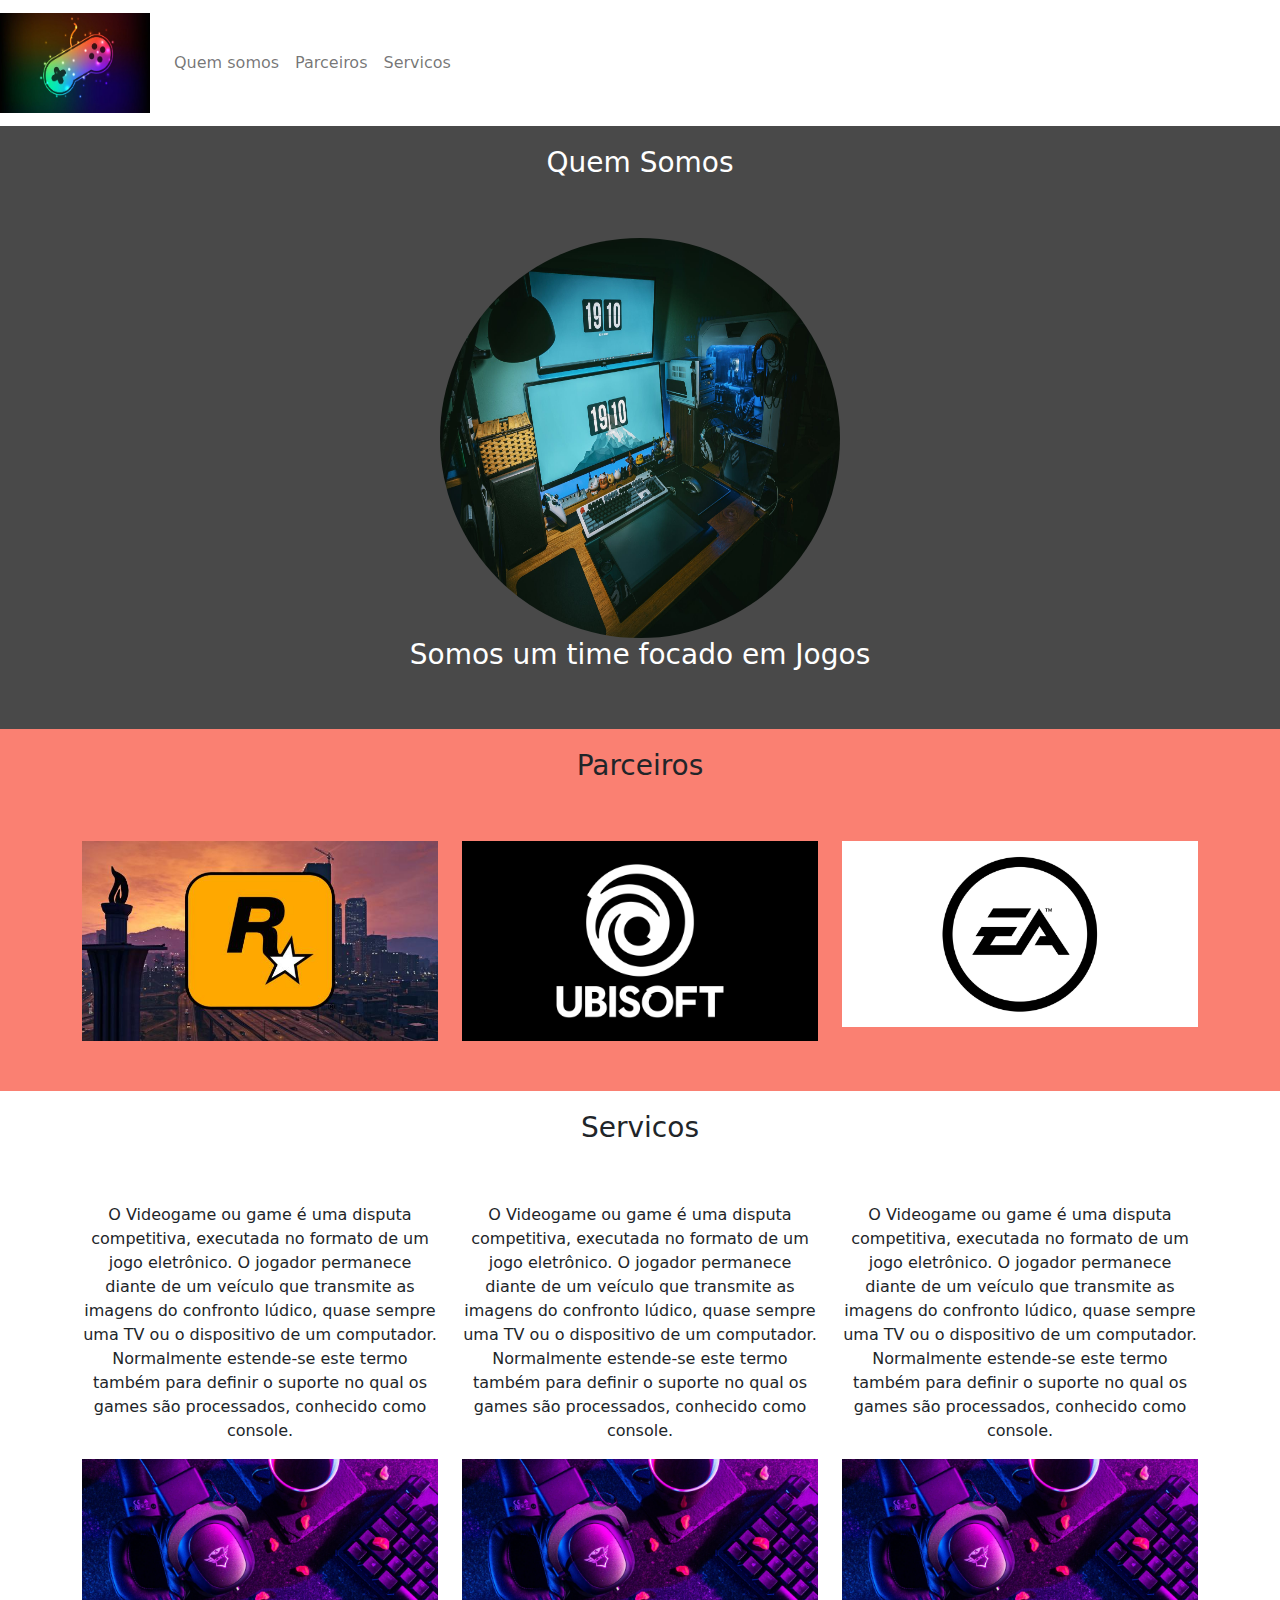
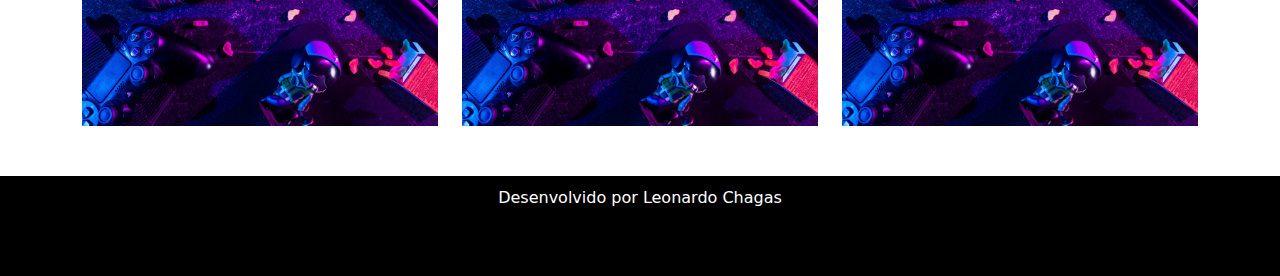
<file: Aula-Bootstrap/index.html>
<!DOCTYPE html>
<html lang="pt-br">
<head>
    <meta charset="UTF-8">
    <title>Minha Página</title>
    <link rel="stylesheet" type="text/css" href="bootstrap/css/bootstrap.min.css">
    <link rel="stylesheet" type="text/css" href="css/style.css">
</head>
<body>
    <nav class="navbar navbar-expand-lg navbar-light">
        <a class="navbar-brand" href="#"> 
            <img src="img/global-logo.jpeg" width="150" height="100" >
        </a>
        <div class="collapse navbar-collapse">
            <ul class="navbar-nav">
                <li class="nav-item">
                    <a class="nav-link" href="#quemsomos"> Quem somos</a>
                </li>
                <li class="nav-item">
                    <a class="nav-link" href="#parceiros"> Parceiros</a>
                </li>
                <li class="nav-item">
                    <a class="nav-link" href="#servicos"> Servicos</a>
                </li>
            </ul>
        </div>
    </nav>

    <section id="quemsomos">
        <div class="container-fluid quem-somos text-center margin">
            <h3 class="margin">Quem Somos</h3>
            <img src="img/gamer.jpeg" class="rounded-circle" width="400" height="400">
            <h3>Somos um time focado em Jogos</h3>
        </div>
    </section>

    <section id="parceiros">
        <div class="container-fluid parceiros text-center margin">
            <h3 class="margin"> Parceiros</h3>
            <div class="container">
                <div class="row">
                    <div class="col-lg-4">
                        <img src="img/site1.jpeg" width="100%">
                    </div>
                    <div class="col-lg-4">
                        <img src="img/site2.png"width="100%">
                    </div>
                    <div class="col-lg-4">
                        <img src="img/site4.jpeg" width="100%">
                    </div>
                </div>
            </div>
        </div>
    </section>

    <section id="servicos">
        <div class="container-fluid text-center margin servicos">
            <h3 class="margin">Servicos</h3>
            <div class="container">
                <div class="row">
                    <div class="col-lg-4">
                        <p>
                            O Videogame ou game é uma disputa competitiva, executada no formato de um jogo eletrônico. 
                            O jogador permanece diante de um veículo que transmite as imagens do confronto lúdico, quase sempre uma TV ou o dispositivo de um computador. 
                            Normalmente estende-se este termo também para definir o suporte no qual os games são processados, conhecido como console.
                        </p>
                        <img src="img/site3.jpeg" width="100%">
                    </div>
                    <div class="col-lg-4">
                        <p>
                            O Videogame ou game é uma disputa competitiva, executada no formato de um jogo eletrônico. 
                            O jogador permanece diante de um veículo que transmite as imagens do confronto lúdico, quase sempre uma TV ou o dispositivo de um computador. 
                            Normalmente estende-se este termo também para definir o suporte no qual os games são processados, conhecido como console.
                        </p>
                        <img src="img/site3.jpeg" width="100%">
                    </div>
                    <div class="col-lg-4">
                        <p>
                            O Videogame ou game é uma disputa competitiva, executada no formato de um jogo eletrônico. 
                            O jogador permanece diante de um veículo que transmite as imagens do confronto lúdico, quase sempre uma TV ou o dispositivo de um computador. 
                            Normalmente estende-se este termo também para definir o suporte no qual os games são processados, conhecido como console.
                        </p>
                        <img src="img/site3.jpeg" width="100%">
                    </div>
                </div>
            </div>
        </div>
    </section>

    <footer class=" container-fluid text-center bg-footer margin">
        <p>Desenvolvido por Leonardo Chagas</p>
    </footer>
    
</body>
</html>
</file>
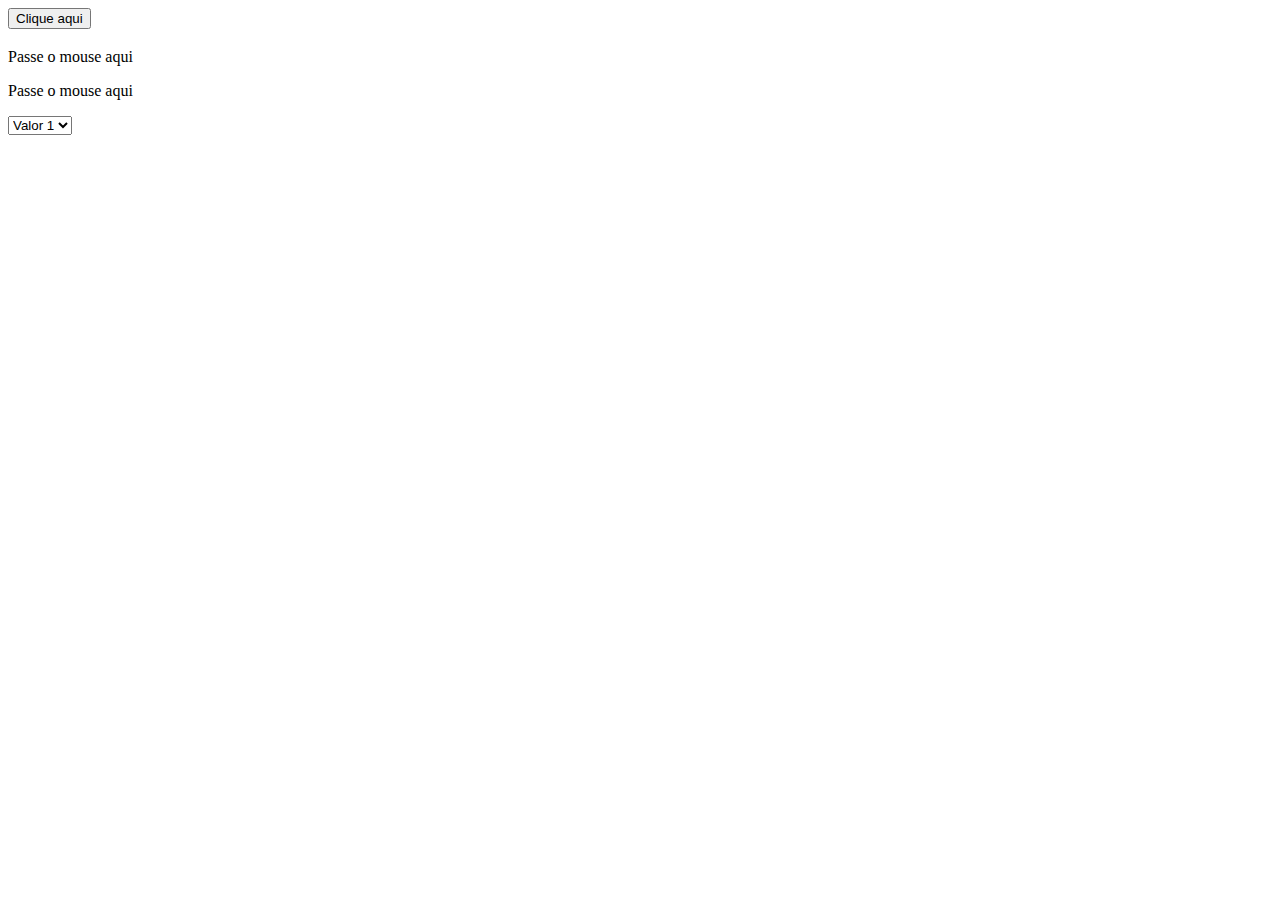
<file: JavaScript/index.html>
<!DOCTYPE html>
<html lang="pt-br">
<head>
    <meta charset="UTF-8">
    <meta http-equiv="X-UA-Compatible" content="IE=edge">
    <meta name="viewport" content="width=device-width, initial-scale=1.0">

    <script type="text/javascript" src="js/main.js"> </script>

    <title>Minha Página</title>
</head>
<body>
    <button type="button" onclick= clicou()> Clique aqui </button>
    <h3 id="agradecimento" onclick="redirecionar()"></h3>
    <p id="mousemove" onmouseover="trocar(this)" onmouseout="voltar(this)"> Passe o mouse aqui</p>
    <p id="mousemove2" onmouseover="trocar(this)" onmouseout="voltar(this)"> Passe o mouse aqui</p>
    <select onchange="funcaoChance(this)">
        <option value="1">Valor 1</option>
        <option value="2">Valor 2</option>
        <option value="3">Valor 3</option>
    </select>

</body>
</html>
</file>
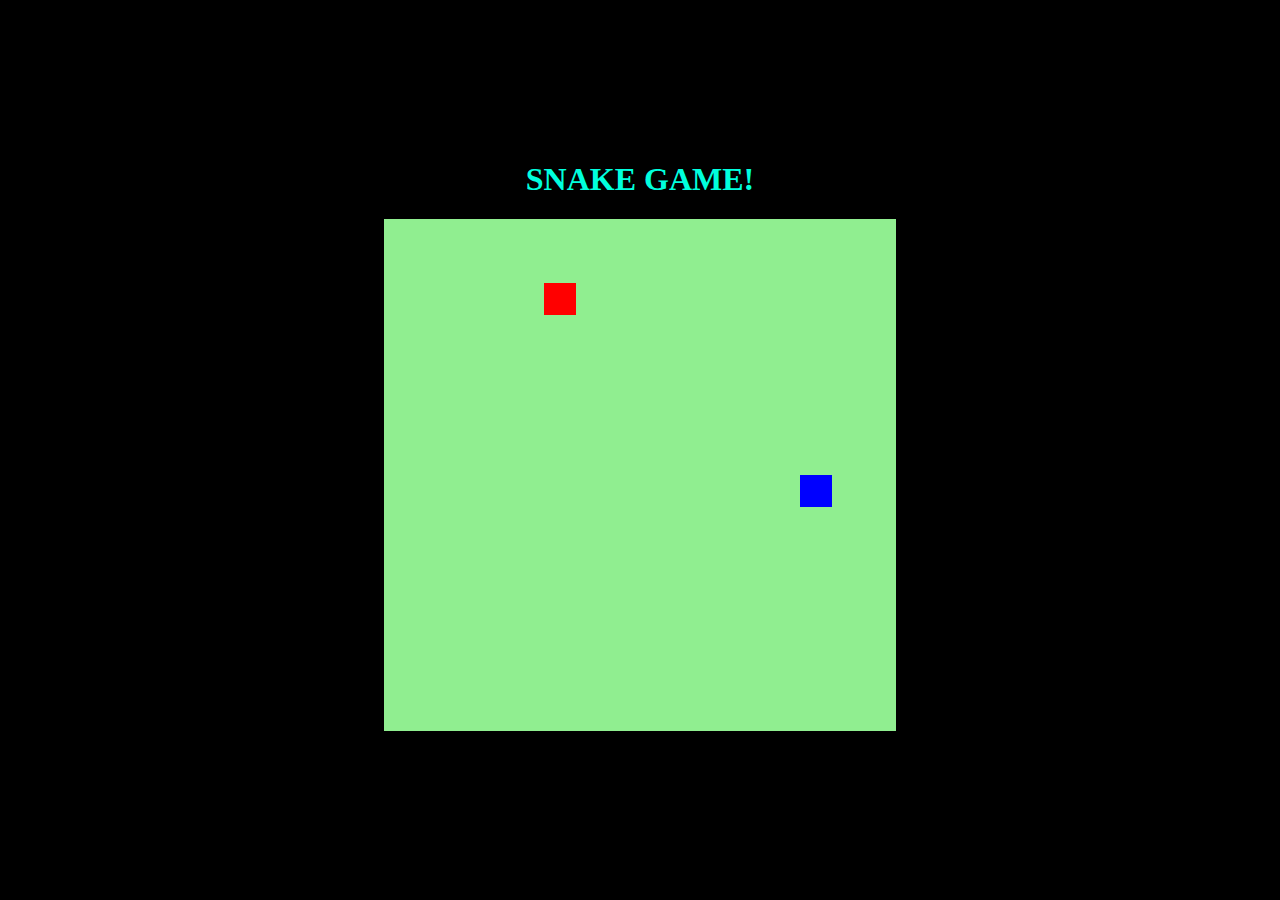
<file: Jogo-Cobrinha/index.html>
<!DOCTYPE html>
<html lang="pt-br">
<head>
    <meta charset="UTF-8">
    <meta http-equiv="X-UA-Compatible" content="IE=edge">
    <meta name="viewport" content="width=device-width, initial-scale=1.0">
    <link rel="stylesheet" href="style.css">
    <script defer src="script.js"></script>
    <title>Snake Game</title>
</head>
<body>
    <h1> SNAKE GAME!</h1>
    <canvas id="snake" width="512" height="512"></canvas>
    
</body>
</html>
</file>
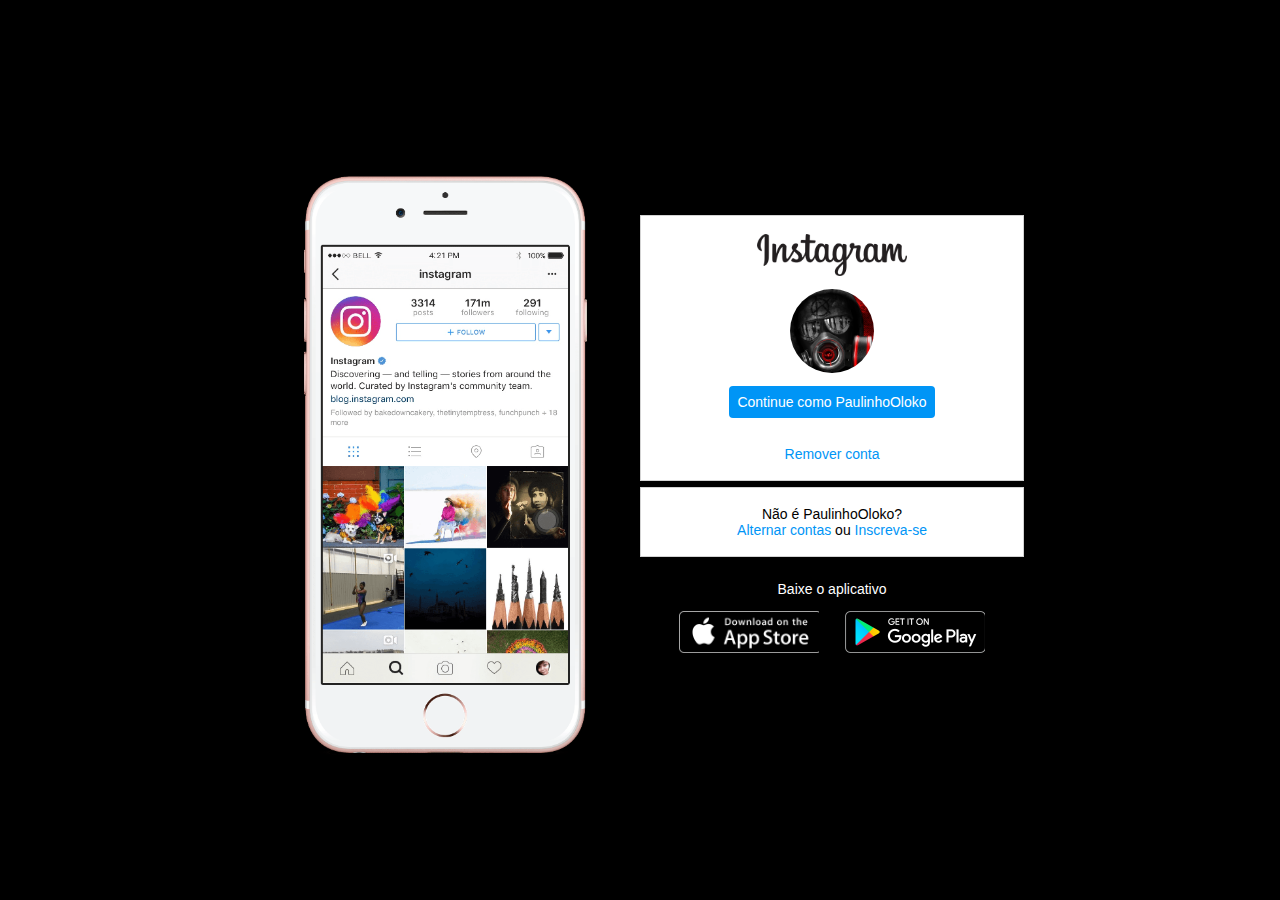
<file: Projeto-Instagram/index.html>
<!DOCTYPE html>
<html lang="en">
<head>
    <meta charset="UTF-8">
    <meta name="viewport" content="width=device-width, initial-scale=1.0">
    <link rel="stylesheet" href="style.css">
    <title>Instagram</title>
</head>
<body>
    <div class="instagram-wrapper">
        <div class="instagram-phone">
            <img src="./img/instagram-celular.png" alt="celular">
        </div>
        <div class="instagram-continue">
            <div class="group">
                <img src="./img/instagram-logo.png" class="instagram-logo" alt="instagram logo">
                <div class="profile-photo">
                    <img src="./img/perfil-instagram.png" alt="foto de perfil">
                </div>
                <a href="#" class="instagram-login">Continue como PaulinhoOloko</a>
                <a href="#" class="instagram-logout">Remover conta</a>
            </div>
            <div class="group">
                <p class="not-account">Não é PaulinhoOloko?</p>
                <p class="not-account">
                    <span class="link-blue">Alternar contas</span>
                    ou
                    <span class="link-blue">Inscreva-se</span>
                </p>
            </div>
            <div class="get-the-app">
                <p class="get-app">Baixe o aplicativo</p>
                <div class="download">
                    <a href="#" class="app-download"></a>
                    <a href="#" class="app-download"></a>
                </div>
            </div>
        </div>
    </div>
</body>
</html>
</file>
<file: Aula-Bootstrap/css/style.css>
body{
    font: 20px, Arial, sans-serif;
}

.navbar {
    background-color: white;
}


.quem-somos{
    background-color: rgb(73, 73, 73);
    color: white;
}

.margin{
    padding-bottom: 50px;
    padding-top: 10px;
}

.parceiros{
    background-color: salmon;
}

.bg-footer{
    background-color: black;
    color: white;
}
</file>
<file: Jogo-Cobrinha/style.css>
body {
    height: 95vh;
    width: 95;
    display: flex;
    justify-content: center;
    align-items: center;
    flex-direction: column;
    color: rgb(0, 255, 221);
    background-color: black;
}
</file>
<file: Projeto-Instagram/style.css>
* {
    padding: 0;
    margin: 0;
    box-sizing: border-box;
    text-decoration: none;
    font-family: sans-serif;
    font-size: 14px;
}

body {
    width: 100%;
    min-height: 100vh;
    background-color: rgb(0, 0, 0);
    margin: 0;
    padding: 0;
    display: flex;
    justify-content: center;
}

.instagram-wrapper {
    display: flex;
    align-items: center;
    justify-content: start;
    width: 60%;
    height: 100vh;
}

.instagram-phone {
    display: flex;
    align-items: center;
    justify-content: center;
    width: 50%;
}

.instagram-phone img {
    height: 50rem;
}

.instagram-continue {
    display: flex;
    align-items: center; /* horizontal */
    justify-content: space-around; /* vertical */
    flex-direction: column;
    width: 50%;
    min-height: 34rem;
}

.group {
    display: flex;
    justify-content: space-between;
    align-items: center;
    flex-direction: column;
    background-color: #ffffff;
    width: 100%;
    padding: 1.3rem 0;
    border: 1px solid lightgray;
}

.group:nth-child(1) {
    min-height: 19rem;
}

.instagram-logo {
    height: 3rem;
}

.profile-photo {
    display: flex;
    justify-content: center;
    align-items: center;
    border-radius: 50%;
    overflow: hidden;
}

.profile-photo img {
    height: 6rem;
}

.instagram-login {
    background-color: #0095f6;
    color: #ffffff;
    padding: 8px;
    border-radius: 4px;
}

.instagram-logout {
    color: #0095f6;
    margin-top: 1rem;
}

.not-account {
    color: rgb(0, 0, 0);
}

.link-blue {
    color: #0095f6;
}

.get-the-app {
    display: flex;
    flex-direction: column;
    align-items: center;
    justify-content: center;
    width: 100%;
    padding: 1.3rem 0;
}
.get-app {
    color: white;
}

.download {
    display: flex;
    width: 100%;
    justify-content: space-evenly;
    align-items: center;
    padding: 1rem;
}

.app-download {
    height: 3rem;
    width: 10rem;
    background-size: cover;
}

.app-download:nth-child(1) {
    background-image: url('./img/apple-button.png');
}

.app-download:nth-child(2) {
    background-image: url('./img/googleplay-button.png');
}

/* media queries */


@media (max-width: 1024px) {
    .instagram-wrapper {
        width: 90%;
    }
}

@media (max-width: 650px) {
    body {
        background-color: #ffffff;
    }

    .instagram-wrapper {
        width: 90%;
    }

    .instagram-phone {
        display: none;
    }

    .instagram-continue {
        width: 100%;
    }
    
    .group {
        border: 1px solid transparent;
    }
}
</file>
